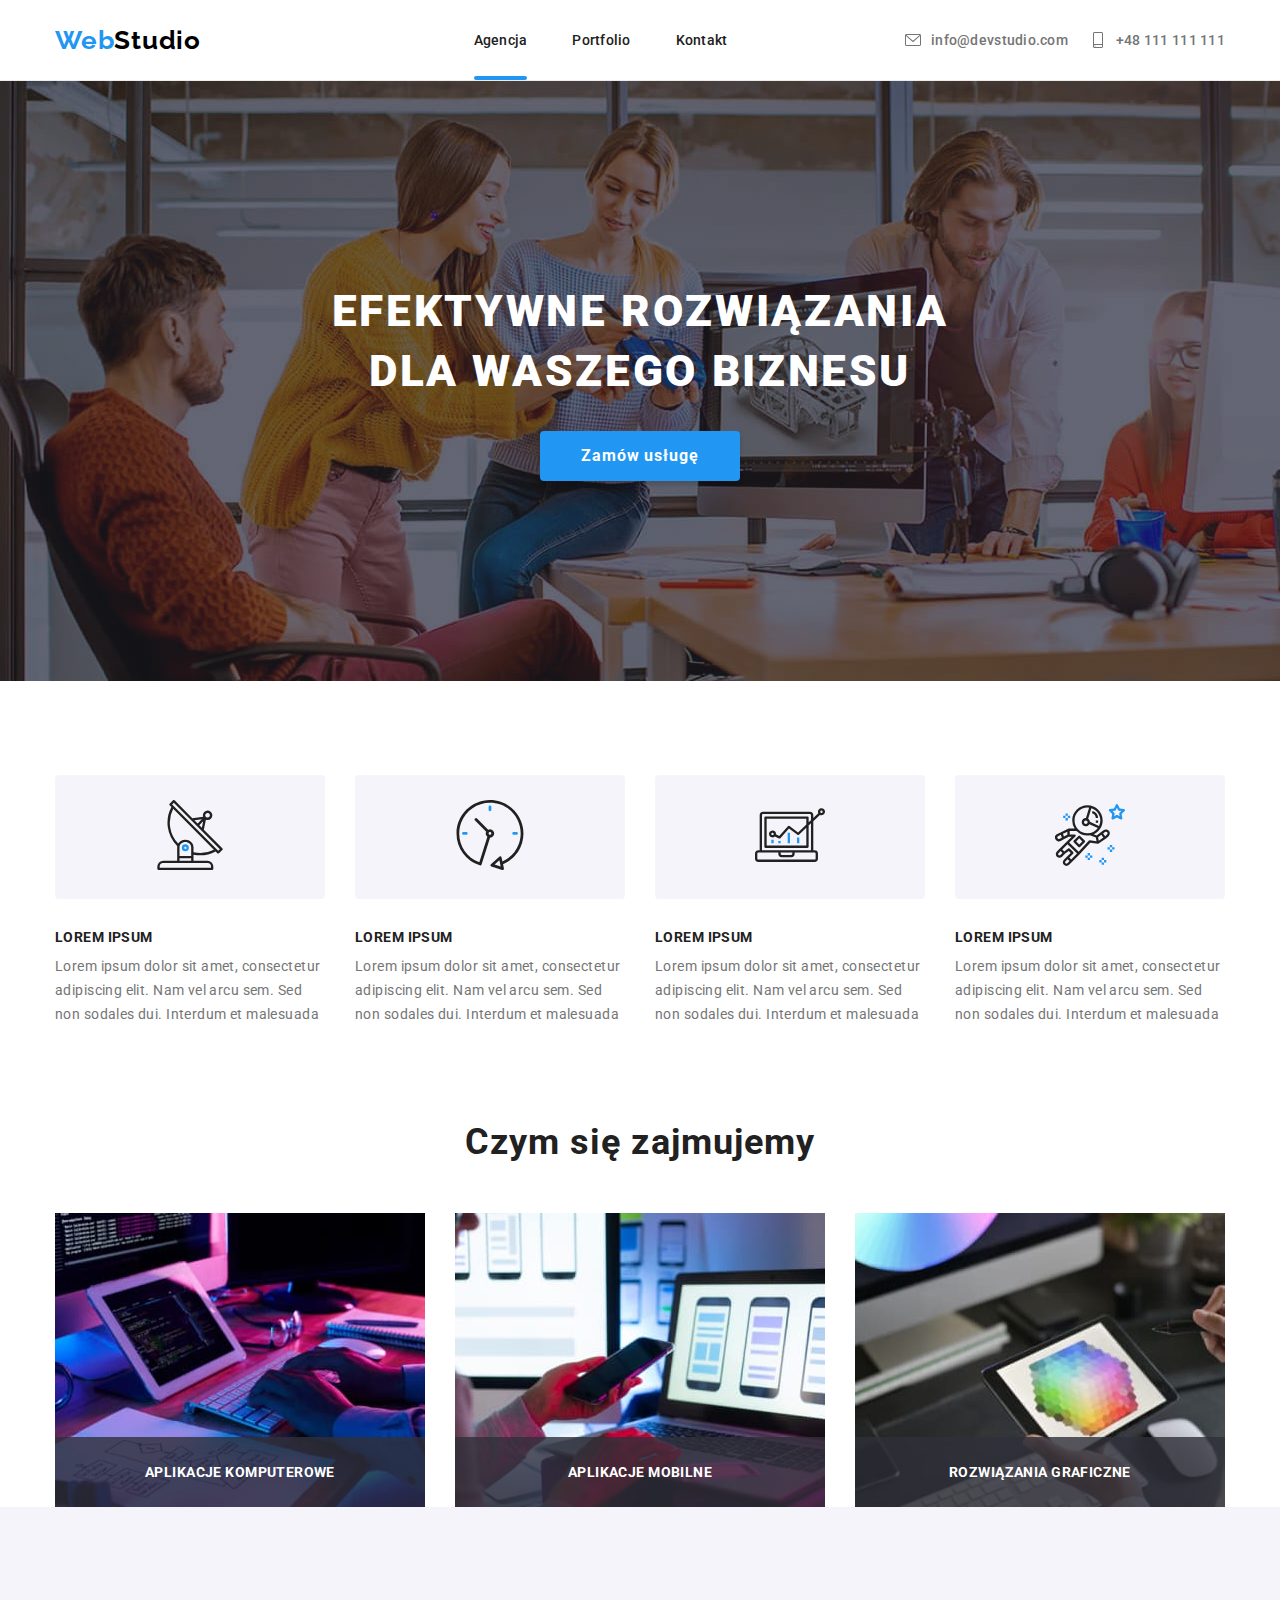
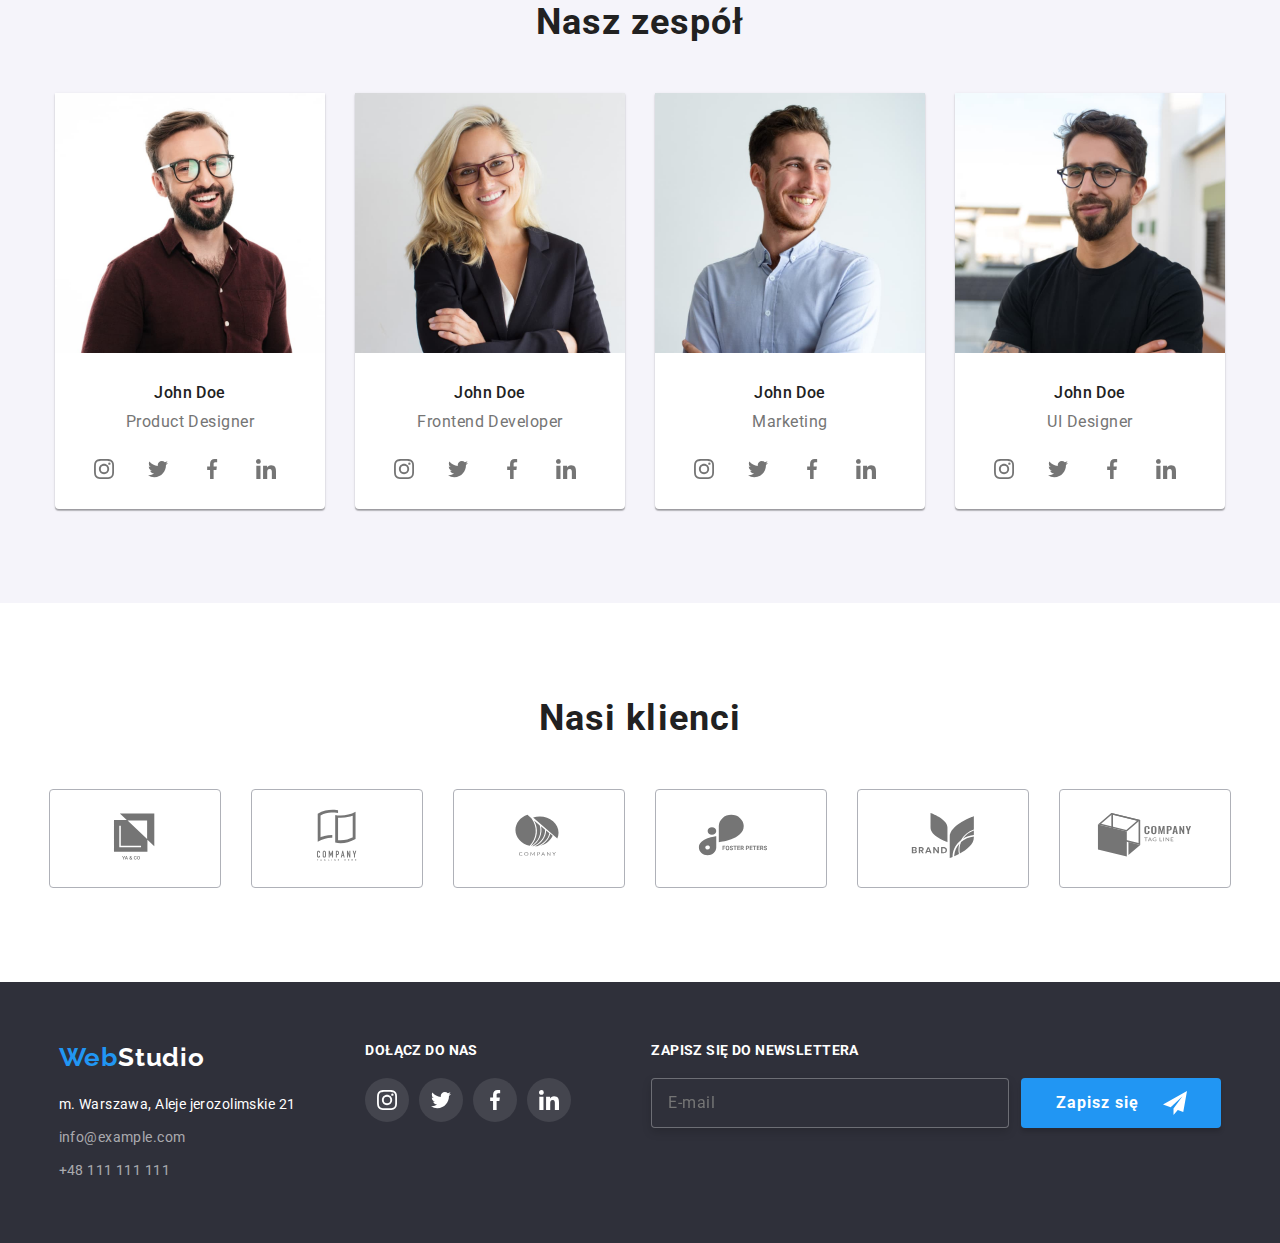
<file: index.html>
<!DOCTYPE html>
<html lang="pl">

<head>
    <meta charset="UTF-8">
    <meta http-equiv="X-UA-Compatible" content="IE=edge">
    <meta name="viewport" content="width=device-width, initial-scale=1.0">
    <link rel="preconnect" href="https://fonts.gstatic.com">
    <link
        href="https://fonts.googleapis.com/css2?family=Raleway:wght@400;700&family=Roboto:wght@400;500;700;900&display=swap"
        rel="stylesheet">
    <title>Zadanie domowe #7 GOIT POLSKA</title>
    <link rel="stylesheet"
        href="https://cdnjs.cloudflare.com/ajax/libs/modern-normalize/1.0.0/modern-normalize.min.css">
    <link rel="stylesheet" href="./css/main.min.css">
</head>

<body>

    <!-- -----HEADER----- -->

    <header class="header">
        <div class="container">
            <a class="logo link" href="./index.html"><span class="logo logo--blue">Web</span>Studio</a>
            <nav class="navigation">
                <ul class="navigation__list">
                    <li class="navigation__item navigation__item--active-page list">
                        <a href="./index.html" class="navigation__link link">Agencja</a>
                    </li>
                    <li class="navigation__item list">
                        <a href="./portfolio.html" class="navigation__link link">Portfolio</a>
                    </li>
                    <li class="navigation__item list">
                        <a href="#" class="navigation__link link">Kontakt</a>
                    </li>
                </ul>
            </nav>
            <ul class="contact__list">
                <li class="contact__item list">
                    <a href="mailto:info@devstudio.com" class="contact__link link">
                        <svg class="contact__icon icon">
                            <use xlink:href="./images/symbol-defs.svg#envelope" />
                        </svg>info@devstudio.com</a>
                </li>
                <li class="contact__item list">
                    <a href="tel:+48111111111" class="contact__link link">
                        <svg class="contact__icon icon">
                            <use xlink:href=" ./images/symbol-defs.svg#smartphone" />
                        </svg>+48 111 111 111</a>
                </li>
            </ul>
        </div>
    </header>

    <main>

        <!-- -----HERO----- -->

        <section class="hero">
            <div class="container">
                <h1 class="hero__tittle">EFEKTYWNE ROZWIĄZANIA<br> DLA WASZEGO BIZNESU</h1>
                <button class="hero__btn btn btn--blue" type="button" data-modal-open>Zamów usługę</button>
            </div>
        </section>

        <!-- -----ADVANTAGE----- -->

        <section class="advantage">
            <div class="container">
                <ul class="advantage__list">
                    <li class="advantage__item list">
                        <div class="advantage__icon-wrapper">
                            <svg class="advantage__icon">
                                <use xlink:href=" ./images/symbol-defs.svg#antenna" />
                            </svg>
                        </div>
                        <h4 class="advantage__header">LOREM IPSUM</h4>
                        <p class="advantage__description">Lorem ipsum dolor sit amet, consectetur adipiscing
                            elit.
                            Nam vel arcu sem. Sed non sodales dui. Interdum et malesuada
                        </p>
                    </li>
                    <li class="advantage__item list">
                        <div class="advantage__icon-wrapper">
                            <svg class="advantage__icon">
                                <use xlink:href=" ./images/symbol-defs.svg#clock" />
                            </svg>
                        </div>
                        <h4 class="advantage__header">LOREM IPSUM</h4>
                        <p class="advantage__description">Lorem ipsum dolor sit amet, consectetur adipiscing
                            elit.
                            Nam vel arcu sem. Sed non sodales dui. Interdum et malesuada
                        </p>
                    </li>
                    <li class="advantage__item list">
                        <div class="advantage__icon-wrapper">
                            <svg class="advantage__icon">
                                <use xlink:href=" ./images/symbol-defs.svg#diagram" />
                            </svg>
                        </div>
                        <h4 class="advantage__header">LOREM IPSUM</h4>
                        <p class="advantage__description">Lorem ipsum dolor sit amet, consectetur adipiscing
                            elit.
                            Nam vel arcu sem. Sed non sodales dui. Interdum et malesuada
                        </p>
                    </li>
                    <li class="advantage__item list">
                        <div class="advantage__icon-wrapper">
                            <svg class="advantage__icon">
                                <use xlink:href=" ./images/symbol-defs.svg#astronaut" />
                            </svg>
                        </div>
                        <h4 class="advantage__header">LOREM IPSUM</h4>
                        <p class="advantage__description">Lorem ipsum dolor sit amet, consectetur adipiscing
                            elit.
                            Nam vel arcu sem. Sed non sodales dui. Interdum et malesuada
                        </p>
                    </li>
                </ul>
            </div>
        </section>

        <!-- -----ABOUT-US----- -->

        <section class="about">
            <div class="container">
                <h2 class="main-header">Czym się zajmujemy</h2>
                <ul class="about__list">
                    <li class="about__item list">
                        <img src="./images//main/box1.jpg" alt="Aplikacje na tablety" width="370" height="294">
                        <p class="about__description">APLIKACJE KOMPUTEROWE</p>
                    </li>
                    <li class="about__item list"><img src="./images//main/box2.jpg" alt="Aplikacje na komputery"
                            width="370" height="294">
                        <p class="about__description">APLIKACJE MOBILNE</p>
                    </li>
                    <li class="about__item list"><img src="./images//main/box3.jpg"
                            alt="Aplikacje na urządzenia mobilne" width="370" height="294">
                        <p class="about__description">ROZWIĄZANIA GRAFICZNE</p>
                    </li>
                </ul>
            </div>

        </section>

        <!-- -----OUR TEAM----- -->

        <section class="team">
            <div class="container">
                <h2 class="main-header">Nasz zespół</h2>
                <ul class="team__list">
                    <li class="team__item list">
                        <img class="team__img" src="./images//main/team1.jpg" alt="Product Designer" width="270"
                            height="260">
                        <h5 class="team__header">John Doe</h5>
                        <p class="team__description">Product Designer</p>
                        <ul class="social-icon__list">
                            <li class="social-icon__item list">
                                <a href="https://www.instagram.com" class="social-icon__link">
                                    <svg class="icon icon-instagram social-icon footer-icon">
                                        <use xlink:href=" ./images/symbol-defs.svg#instagram" />
                                    </svg>
                                </a>
                            </li>
                            <li class="social-icon__item list">
                                <a href="https://www.twitter.com" class="social-icon__link">
                                    <svg class="icon icon-twitter social-icon footer-icon">
                                        <use xlink:href=" ./images/symbol-defs.svg#twitter" />
                                    </svg>
                                </a>
                            </li>
                            <li class="social-icon__item list">
                                <a href="https://www.facebook.com" class="social-icon__link">
                                    <svg class="icon icon-facebook social-icon footer-icon">
                                        <use xlink:href=" ./images/symbol-defs.svg#facebook" />
                                    </svg>
                                </a>
                            </li>
                            <li class="social-icon__item list">
                                <a href="https://www.linkedin.com" class="social-icon__link">
                                    <svg class="icon icon-linkedin social-icon footer-icon">
                                        <use xlink:href=" ./images/symbol-defs.svg#linkedin" />
                                    </svg>
                                </a>
                            </li>
                        </ul>
                    </li>
                    <li class="team__item list">
                        <img class="team__img" src="./images//main/team2.jpg" alt="Frontend Developer" width="270"
                            height="260">
                        <h5 class="team__header">John Doe</h5>
                        <p class="team__description">Frontend Developer</p>
                        <ul class="social-icon__list">
                            <li class="social-icon__item list">
                                <a href="https://www.instagram.com" class="social-icon__link">
                                    <svg class="icon icon-instagram social-icon footer-icon">
                                        <use xlink:href=" ./images/symbol-defs.svg#instagram" />
                                    </svg>
                                </a>
                            </li>
                            <li class="social-icon__item list">
                                <a href="https://www.twitter.com" class="social-icon__link">
                                    <svg class="icon icon-twitter social-icon footer-icon">
                                        <use xlink:href=" ./images/symbol-defs.svg#twitter" />
                                    </svg>
                                </a>
                            </li>
                            <li class="social-icon__item list">
                                <a href="https://www.facebook.com" class="social-icon__link">
                                    <svg class="icon icon-facebook social-icon footer-icon">
                                        <use xlink:href=" ./images/symbol-defs.svg#facebook" />
                                    </svg>
                                </a>
                            </li>
                            <li class="social-icon__item list">
                                <a href="https://www.linkedin.com" class="social-icon__link">
                                    <svg class="icon icon-linkedin social-icon footer-icon">
                                        <use xlink:href=" ./images/symbol-defs.svg#linkedin" />
                                    </svg>
                                </a>
                            </li>
                        </ul>
                    </li>
                    <li class="team__item list">
                        <img class="team__img" src="./images//main/team3.jpg" alt="Marketing" width="270" height="260">
                        <h5 class="team__header">John Doe</h5>
                        <p class="team__description">Marketing</p>
                        <ul class="social-icon__list">
                            <li class="social-icon__item list">
                                <a href="https://www.instagram.com" class="social-icon__link">
                                    <svg class="icon icon-instagram social-icon footer-icon">
                                        <use xlink:href=" ./images/symbol-defs.svg#instagram" />
                                    </svg>
                                </a>
                            </li>
                            <li class="social-icon__item list">
                                <a href="https://www.twitter.com" class="social-icon__link">
                                    <svg class="icon icon-twitter social-icon footer-icon">
                                        <use xlink:href=" ./images/symbol-defs.svg#twitter" />
                                    </svg>
                                </a>
                            </li>
                            <li class="social-icon__item list">
                                <a href="https://www.facebook.com" class="social-icon__link">
                                    <svg class="icon icon-facebook social-icon footer-icon">
                                        <use xlink:href=" ./images/symbol-defs.svg#facebook" />
                                    </svg>
                                </a>
                            </li>
                            <li class="social-icon__item list">
                                <a href="https://www.linkedin.com" class="social-icon__link">
                                    <svg class="icon icon-linkedin social-icon footer-icon">
                                        <use xlink:href=" ./images/symbol-defs.svg#linkedin" />
                                    </svg>
                                </a>
                            </li>
                        </ul>
                    </li>
                    <li class="team__item list">
                        <img class="team__img" src="./images//main/team4.jpg" alt="UI Designer" width="270"
                            height="260">
                        <h5 class="team__header">John Doe</h5>
                        <p class="team__description">UI Designer</p>
                        <ul class="social-icon__list">
                            <li class="social-icon__item list">
                                <a href="https://www.instagram.com" class="social-icon__link">
                                    <svg class="icon icon-instagram social-icon footer-icon">
                                        <use xlink:href="./images/symbol-defs.svg#instagram" />
                                    </svg>
                                </a>
                            </li>
                            <li class="social-icon__item list">
                                <a href="https://www.twitter.com" class="social-icon__link">
                                    <svg class="icon icon-twitter social-icon footer-icon">
                                        <use xlink:href="./images/symbol-defs.svg#twitter" />
                                    </svg>
                                </a>
                            </li>
                            <li class="social-icon__item list">
                                <a href="https://www.facebook.com" class="social-icon__link">
                                    <svg class="icon icon-facebook social-icon footer-icon">
                                        <use xlink:href="./images/symbol-defs.svg#facebook" />
                                    </svg>
                                </a>
                            </li>
                            <li class="social-icon__item list">
                                <a href="https://www.linkedin.com" class="social-icon__link">
                                    <svg class="icon icon-linkedin social-icon footer-icon">
                                        <use xlink:href="./images/symbol-defs.svg#linkedin" />
                                    </svg>
                                </a>
                            </li>
                        </ul>
                    </li>
                </ul>
            </div>
        </section>


        <!-- -----CLIENTS----- -->

        <section class="clients">
            <div class="container">
                <h2 class="main-header">Nasi klienci</h2>
                <ul class="clients__list">
                    <li class="clients__item list">
                        <svg class="icon clients__icon">
                            <use xlink:href="./images/symbol-defs.svg#yaco" />
                        </svg>
                    </li>
                    <li class="clients__item list">
                        <svg class="icon clients__icon">
                            <use xlink:href="./images/symbol-defs.svg#tagline" />
                        </svg>
                    </li>
                    <li class="clients__item list">
                        <svg class="icon clients__icon">
                            <use xlink:href="./images/symbol-defs.svg#company" />
                        </svg>
                    </li>
                    <li class="clients__item list">
                        <svg class="icon clients__icon">
                            <use xlink:href="./images/symbol-defs.svg#foster" />
                        </svg>
                    </li>
                    <li class="clients__item list">
                        <svg class="icon clients__icon">
                            <use xlink:href="./images/symbol-defs.svg#brand" />
                        </svg>
                    </li>
                    <li class="clients__item list">
                        <svg class="icon clients__icon">
                            <use xlink:href="./images/symbol-defs.svg#companytagline" />
                        </svg>
                    </li>
                </ul>
            </div>
        </section>
    </main>

    <!-- -----FOOTER----- -->

    <footer class="footer">
        <div class="container">
            <div class="footer__wrapper">
                <a class="footer__logo footer__logo--white logo link" href="./index.html"><span
                        class="logo--blue">Web</span>Studio</a>
                <address class="address">
                    <ul class="address__list">
                        <li class="address__item list">m. Warszawa, Aleje jerozolimskie 21</li>
                        <li class="address__item list">
                            <a href="mailto:info@example.com" class="address__contact link">info@example.com</a></li>
                        <li class="address__item list">
                            <a href="tel:+48111111111" class="address__contact link">+48 111 111 111</a>
                        </li>
                    </ul>
                </address>
            </div>

            <div class="footer-social">
                <p class="footer__header">DOŁĄCZ DO NAS</p>
                <ul class="footer-social__list">
                    <li class="footer-social__item list">
                        <a href="https://www.instagram.com">
                            <svg class="footer-social__icon icon social-icon">
                                <use xlink:href="./images/symbol-defs.svg#instagram" />
                            </svg>
                        </a>
                    </li>
                    <li class="footer-social__item list">
                        <a href="https://www.twitter.com">
                            <svg class="footer-social__icon icon social-icon">
                                <use xlink:href="./images/symbol-defs.svg#twitter" />
                            </svg>
                        </a>
                    </li>
                    <li class="footer-social__item list">
                        <a href="https://www.facebook.com">
                            <svg class="footer-social__icon icon social-icon">
                                <use xlink:href="./images/symbol-defs.svg#facebook" />
                            </svg>
                        </a>
                    </li>
                    <li class="footer-social__item list">
                        <a href="https://www.linkedin.com">
                            <svg class="footer-social__icon icon social-icon">
                                <use xlink:href="./images/symbol-defs.svg#linkedin" />
                            </svg>
                        </a>
                    </li>
                </ul>
            </div>

            <div class="newsletter">
                <form class="newsletter__form">
                    <p class="footer__header">ZAPISZ SIĘ DO NEWSLETTERA</p>
                    <div class="newsletter__wrapper">
                        <input type="email" name="email-newsletter" class="newsletter__input" placeholder="E-mail">
                        <button type="submit" class="newsletter__btn btn--blue">
                            Zapisz się
                            <svg class="newsletter__icon">
                                <use xlink:href="./images/symbol-defs.svg#icon-send" />
                            </svg>
                        </button>
                    </div>
                </form>
            </div>
        </div>
    </footer>

    <!-- -----OKNO MODALNE----- -->

    <div class="backdrop is-hidden" data-modal>

        <div class="modal">
            <div class="modal__btn">
                <button type="button" class="btn__close" data-modal-close>x</button>
            </div>

            <div class="form__container">
                <form class="form__wrapper">
                    <h3 class="form__header">Zostaw swoje dane w formularzu poniżej</h3>
                    <label for="user-name" class="form__label">Imię</label>
                    <div class="form__input">
                        <svg class="form__icon">
                            <use xlink:href="./images/symbol-defs.svg#person-black" />
                        </svg>
                        <input type="text" name="username" class="form__text" id="user-name" required>
                    </div>

                    <label for="phone" class="form__label">Telefon</label>
                    <div class="form__input">
                        <svg class="form__icon">
                            <use xlink:href="./images/symbol-defs.svg#phone-black" />
                        </svg>
                        <input type="tel" name="phone" class="form__text" id="phone" required>
                    </div>

                    <label for="email" class="form__label">Email</label>
                    <div class="form__input">
                        <svg class="form__icon">
                            <use xlink:href="./images/symbol-defs.svg#email-black" />
                        </svg>
                        <input type="email" name="email" class="form__text" id="email" required>
                    </div>

                    <label for="comment" class="form__label">Komentarz</label>
                    <textarea name="comment" class="form__textarea" id="comment"
                        placeholder="Wprowadź tekst"></textarea>


                    <label class="policy__input">
                        <input type="checkbox" name="accept" class="policy__checkbox" required>
                        <span class="policy__text">Oświadczam, iż akceptuję <a href="#"
                                class="policy__link">Regulamin</a>
                            i <a href="#" class="policy__link">Politykę Prywatności.</a> </span>
                    </label>

                    <button class="modal__btn-submit btn--blue" type="submit">Wyślij</button>


                </form>
            </div>
        </div>

    </div>

    <script src="./js/modal.js"></script>
</body>

</html>
</file>
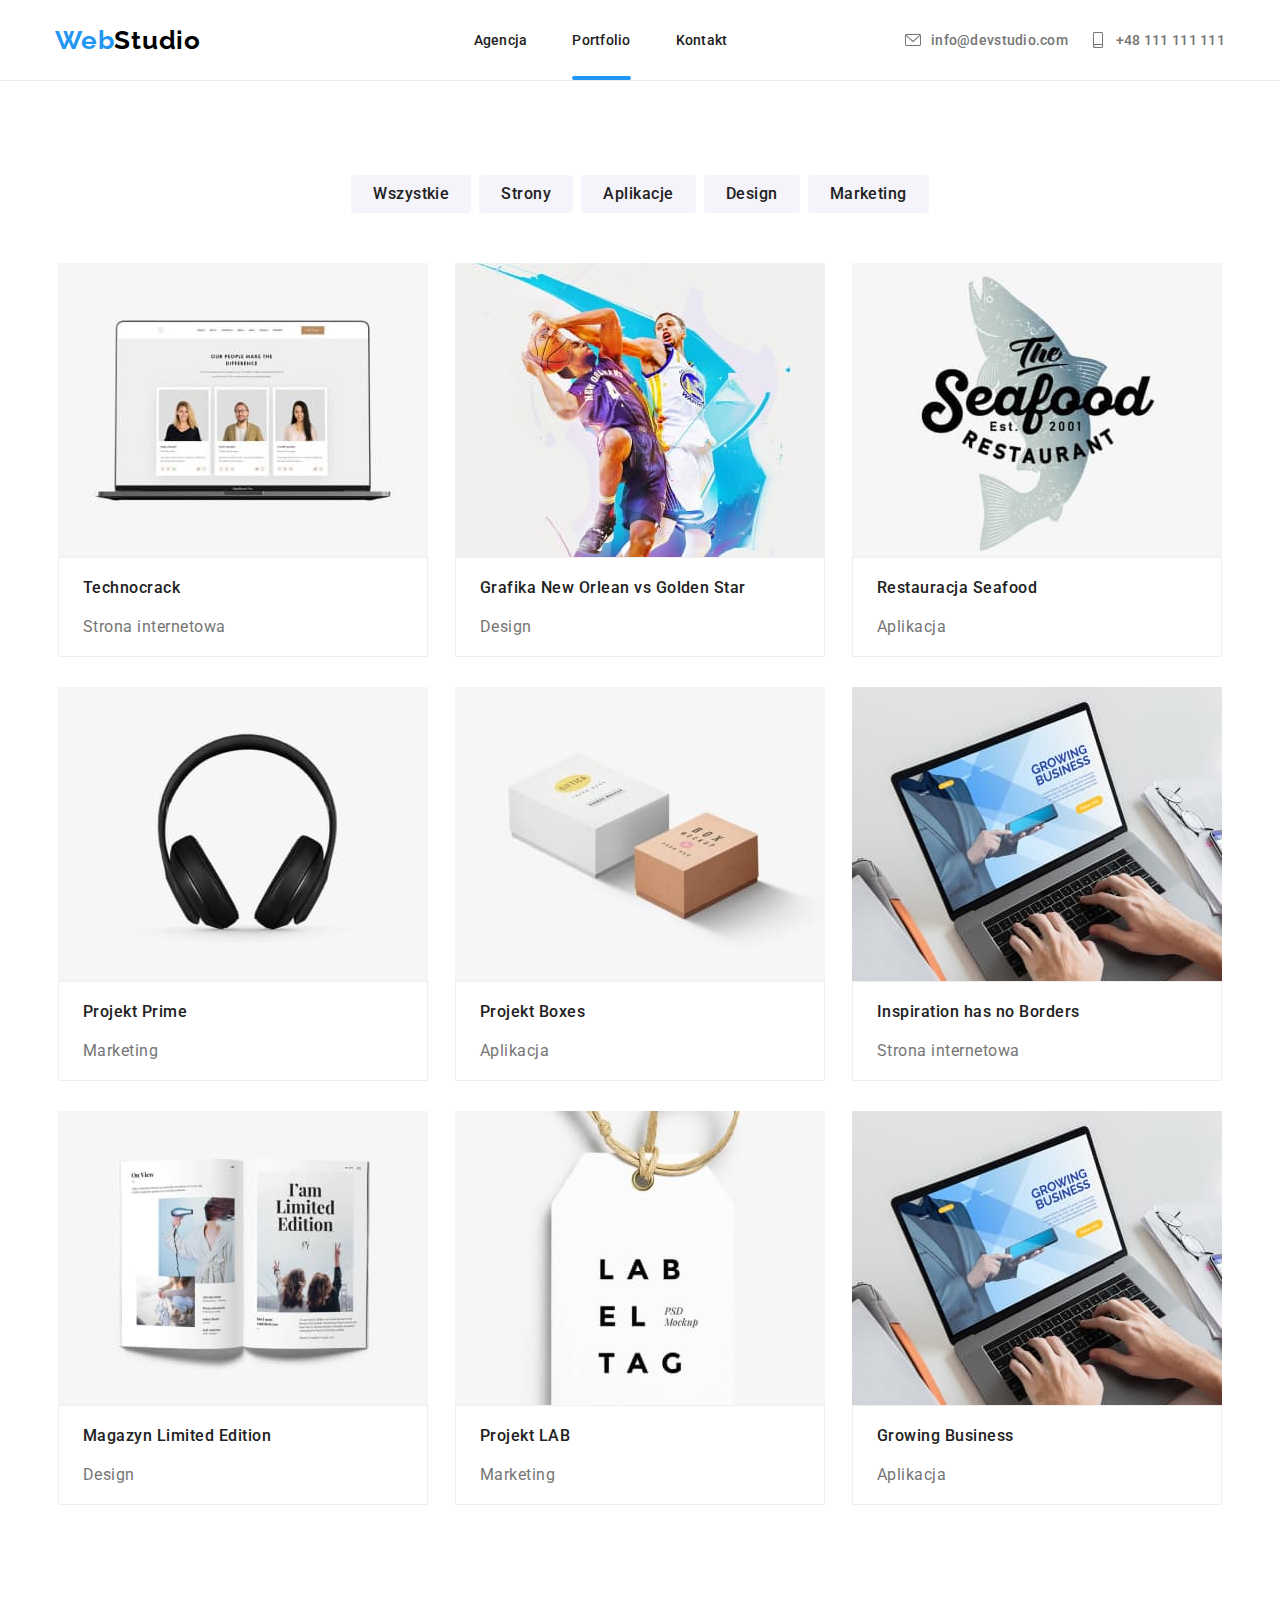
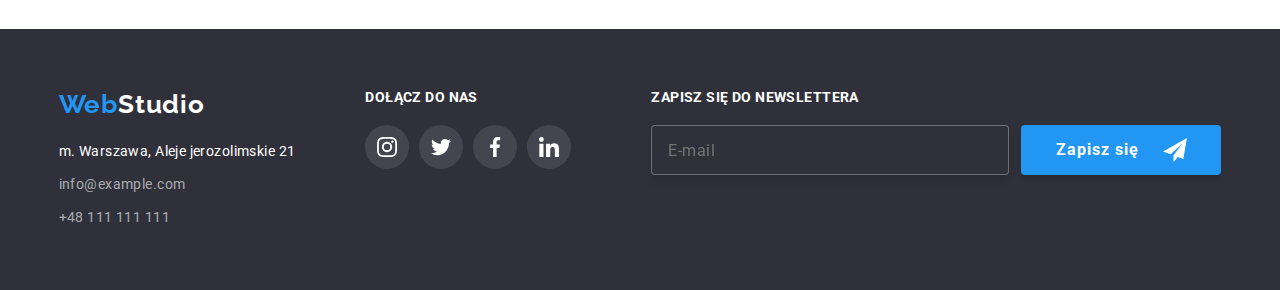
<file: portfolio.html>
<!DOCTYPE html>
<html lang="en">

<head>
    <meta charset="UTF-8">
    <meta http-equiv="X-UA-Compatible" content="IE=edge">
    <meta name="viewport" content="width=device-width, initial-scale=1.0">
    <link rel="preconnect" href="https://fonts.gstatic.com">
    <link
        href="https://fonts.googleapis.com/css2?family=Raleway:wght@400;700&family=Roboto:wght@400;500;700;900&display=swap"
        rel="stylesheet">
    <title>Zadanie domowe #7 - portfolio GOIT POLSKA</title>
    <link rel="stylesheet"
        href="https://cdnjs.cloudflare.com/ajax/libs/modern-normalize/1.0.0/modern-normalize.min.css">
    <link rel="stylesheet" href="./css/main.min.css">
</head>

<body>

    <!-- -----HEADER----- -->

    <header class="header">
        <div class="container">
            <a class="logo link" href="./index.html"><span class="logo logo--blue">Web</span>Studio</a>
            <nav class="navigation">
                <ul class="navigation__list">
                    <li class="navigation__item list">
                        <a href="./index.html" class="navigation__link link">Agencja</a>
                    </li>
                    <li class="navigation__item list navigation__item--active-page">
                        <a href="./portfolio.html" class="navigation__link link">Portfolio</a>
                    </li>
                    <li class="navigation__item list">
                        <a href="#" class="navigation__link link">Kontakt</a>
                    </li>
                </ul>
            </nav>
            <ul class="contact__list">
                <li class="contact__item list">
                    <a href="mailto:info@devstudio.com" class="contact__link link">
                        <svg class="contact__icon icon">
                            <use xlink:href="./images/symbol-defs.svg#envelope" />
                        </svg>info@devstudio.com</a>
                </li>
                <li class="contact__item list">
                    <a href="tel:+48111111111" class="contact__link link">
                        <svg class="contact__icon icon">
                            <use xlink:href=" ./images/symbol-defs.svg#smartphone" />
                        </svg>+48 111 111 111</a>
                </li>
            </ul>
        </div>
    </header>


    <main>

        <!-- -----MAIN SECTION----- -->

        <section class="nav">
            <div class="container">
                <ul class="nav__list">
                    <li class="nav__item list">
                        <button class="nav__btn">Wszystkie</button>
                    </li>
                    <li class="nav__item list">
                        <button class="nav__btn">Strony</button>
                    </li>
                    <li class="nav__item list">
                        <button class="nav__btn">Aplikacje</button>
                    </li>
                    <li class="nav__item list">
                        <button class="nav__btn">Design</button>
                    </li>
                    <li class="nav__item list">
                        <button class="nav__btn">Marketing</button>
                    </li>
                </ul>

                <ul class="cards">
                    <li class="cards__item list">
                        <div class="cards__wrapper">
                            <div class="description">
                                <p class="description__text">Technocrack jest popularną platformą wykorzystywaną do
                                    rozpowszechniania
                                    koronawirusa. Firmy wykorzystują tę platformę do celów szpiegowskich i ataków na
                                    niezabezpieczone serwery konkurencji</p>
                            </div>
                            <img class="cards__img" src="./images/portfolio/technocrack.jpg"
                                alt="Strona internetowa Technocrack" width="370" height="294">
                        </div>

                        <div class="cards__bottom">
                            <h5 class="cards__header">Technocrack</h5>
                            <p class="cards__description">Strona internetowa</p>
                        </div>
                    </li>
                    <li class="cards__item list">
                        <div class="cards__wrapper">
                            <div class="description">
                                <p class="description__text">Technocrack jest popularną platformą wykorzystywaną do
                                    rozpowszechniania
                                    koronawirusa. Firmy wykorzystują tę platformę do celów szpiegowskich i ataków na
                                    niezabezpieczone serwery konkurencji</p>
                            </div>
                            <img class="cards__img" src="./images/portfolio/new_orlean.jpg"
                                alt="Mecz Nowy Orlean vs Golden Star" width="370" height="294">
                        </div>
                        <div class="cards__bottom">
                            <h5 class="cards__header">Grafika New Orlean vs Golden Star</h5>
                            <p class="cards__description">Design</p>
                        </div>
                    </li>
                    <li class="cards__item list">
                        <div class="cards__wrapper">
                            <div class="description">
                                <p class="description__text">Technocrack jest popularną platformą wykorzystywaną do
                                    rozpowszechniania
                                    koronawirusa. Firmy wykorzystują tę platformę do celów szpiegowskich i ataków na
                                    niezabezpieczone serwery konkurencji</p>
                            </div>
                            <img class="cards__img" src="./images/portfolio//seafood.jpg" alt="Logo restauracji SeaFood"
                                width="370" height="294">
                        </div>
                        <div class="cards__bottom">
                            <h5 class="cards__header">Restauracja Seafood</h5>
                            <p class="cards__description">Aplikacja</p>
                        </div>
                    </li>
                    <li class="cards__item list">
                        <div class="cards__wrapper">
                            <div class="description">
                                <p class="description__text">Technocrack jest popularną platformą wykorzystywaną do
                                    rozpowszechniania
                                    koronawirusa. Firmy wykorzystują tę platformę do celów szpiegowskich i ataków na
                                    niezabezpieczone serwery konkurencji</p>
                            </div>
                            <img class="cards__img" src="./images/portfolio/prime.jpg" alt=" Projekt Prime" width="370"
                                height="294">
                        </div>
                        <div class="cards__bottom">
                            <h5 class="cards__header">Projekt Prime</h5>
                            <p class="cards__description">Marketing</p>
                        </div>
                    </li>
                    <li class="cards__item list">
                        <div class="cards__wrapper">
                            <div class="description">
                                <p class="description__text">Technocrack jest popularną platformą wykorzystywaną do
                                    rozpowszechniania
                                    koronawirusa. Firmy wykorzystują tę platformę do celów szpiegowskich i ataków na
                                    niezabezpieczone serwery konkurencji</p>
                            </div>
                            <img class="cards__img" src="./images/portfolio/boxes.jpg" alt="Projekt Boxes" width="370"
                                height="294">
                        </div>
                        <div class="cards__bottom">
                            <h5 class="cards__header">Projekt Boxes</h5>
                            <p class="cards__description">Aplikacja</p>
                        </div>
                    </li>
                    <li class="cards__item list">
                        <div class="cards__wrapper">
                            <div class="description">
                                <p class="description__text">Technocrack jest popularną platformą wykorzystywaną do
                                    rozpowszechniania
                                    koronawirusa. Firmy wykorzystują tę platformę do celów szpiegowskich i ataków na
                                    niezabezpieczone serwery konkurencji</p>
                            </div>
                            <img class="cards__img" src="./images/portfolio/laptop.jpg" alt="Monitor" width="370"
                                height="294">
                        </div>
                        <div class="cards__bottom">
                            <h5 class="cards__header">Inspiration has no Borders</h5>
                            <p class="cards__description">Strona internetowa</p>
                        </div>
                    </li>
                    <li class="cards__item list">
                        <div class="cards__wrapper">
                            <div class="description">
                                <p class="description__text">Technocrack jest popularną platformą wykorzystywaną do
                                    rozpowszechniania
                                    koronawirusa. Firmy wykorzystują tę platformę do celów szpiegowskich i ataków na
                                    niezabezpieczone serwery konkurencji</p>
                            </div>
                            <img class="cards__img" src="./images/portfolio/book.jpg" alt="Kolorowy magazyn" width="370"
                                height="294">
                        </div>
                        <div class="cards__bottom">
                            <h5 class="cards__header">Magazyn Limited Edition</h5>
                            <p class="cards__description">Design</p>
                        </div>
                    </li>
                    <li class="cards__item list">
                        <div class="cards__wrapper">
                            <div class="description">
                                <p class="description__text">Technocrack jest popularną platformą wykorzystywaną do
                                    rozpowszechniania
                                    koronawirusa. Firmy wykorzystują tę platformę do celów szpiegowskich i ataków na
                                    niezabezpieczone serwery konkurencji</p>
                            </div>
                            <img class="cards__img" src="./images/portfolio/lab.jpg" alt="Zawieszka laboratoryjna"
                                width="370" height="294">
                        </div>
                        <div class="cards__bottom">
                            <h5 class="cards__header">Projekt LAB</h5>
                            <p class="cards__description">Marketing</p>
                        </div>
                    </li>
                    <li class="cards__item list">
                        <div class="cards__wrapper">
                            <div class="description">
                                <p class="description__text">Technocrack jest popularną platformą wykorzystywaną do
                                    rozpowszechniania
                                    koronawirusa. Firmy wykorzystują tę platformę do celów szpiegowskich i ataków na
                                    niezabezpieczone serwery konkurencji</p>
                            </div>
                            <img class="cards__img" src="./images/portfolio/laptop.jpg" alt="Laptop" width="370"
                                height="294">
                        </div>
                        <div class="cards__bottom">
                            <h5 class="cards__header">Growing Business</h5>
                            <p class="cards__description">Aplikacja</p>
                        </div>
                    </li>
                </ul>

            </div>
        </section>
    </main>

    <!-- -----FOOTER----- -->

    <footer class="footer">
        <div class="container">
            <div class="footer__wrapper">
                <a class="footer__logo footer__logo--white logo link" href="./index.html"><span
                        class="logo--blue">Web</span>Studio</a>
                <address class="address">
                    <ul class="address__list">
                        <li class="address__item list">m. Warszawa, Aleje jerozolimskie 21</li>
                        <li class="address__item list">
                            <a href="mailto:info@example.com" class="address__contact link">info@example.com</a></li>
                        <li class="address__item list">
                            <a href="tel:+48111111111" class="address__contact link">+48 111 111 111</a>
                        </li>
                    </ul>
                </address>
            </div>

            <div class="footer-social">
                <p class="footer__header">DOŁĄCZ DO NAS</p>
                <ul class="footer-social__list">
                    <li class="footer-social__item list">
                        <a href="https://www.instagram.com">
                            <svg class="footer-social__icon icon social-icon">
                                <use xlink:href="./images/symbol-defs.svg#instagram" />
                            </svg>
                        </a>
                    </li>
                    <li class="footer-social__item list">
                        <a href="https://www.twitter.com">
                            <svg class="footer-social__icon icon social-icon">
                                <use xlink:href="./images/symbol-defs.svg#twitter" />
                            </svg>
                        </a>
                    </li>
                    <li class="footer-social__item list">
                        <a href="https://www.facebook.com">
                            <svg class="footer-social__icon icon social-icon">
                                <use xlink:href="./images/symbol-defs.svg#facebook" />
                            </svg>
                        </a>
                    </li>
                    <li class="footer-social__item list">
                        <a href="https://www.linkedin.com">
                            <svg class="footer-social__icon icon social-icon">
                                <use xlink:href="./images/symbol-defs.svg#linkedin" />
                            </svg>
                        </a>
                    </li>
                </ul>
            </div>

            <div class="newsletter">
                <form class="newsletter__form">
                    <p class="footer__header">ZAPISZ SIĘ DO NEWSLETTERA</p>
                    <div class="newsletter__wrapper">
                        <input type="email" name="email-newsletter" class="newsletter__input" placeholder="E-mail">
                        <button type="submit" class="newsletter__btn btn--blue">
                            Zapisz się
                            <svg class="newsletter__icon">
                                <use xlink:href="./images/symbol-defs.svg#icon-send" />
                            </svg>
                        </button>
                    </div>
                </form>
            </div>
        </div>
    </footer>


    <script src="./js/modal.js"></script>
</body>

</html>
</file>
<file: css/main.min.css>
body{font-family:"Roboto",sans-serif}h1,h2,h3,h4,h5,h6{margin:0}ul,ol{margin:0;padding:0}p{margin:0;padding:0}.list{list-style:none}.link{text-decoration:none}img{display:block}.container{-webkit-box-align:center;-ms-flex-align:center;align-items:center;width:1200px;margin:0 auto;padding-left:15px;padding-right:15px}.header .container{display:-webkit-box;display:-ms-flexbox;display:flex;-webkit-box-pack:justify;-ms-flex-pack:justify;justify-content:space-between;height:80px}.hero .container{display:-webkit-box;display:-ms-flexbox;display:flex;-webkit-box-pack:justify;-ms-flex-pack:justify;justify-content:space-between;-webkit-box-orient:vertical;-webkit-box-direction:normal;-ms-flex-direction:column;flex-direction:column}.advantage .container{padding-top:94px;padding-bottom:94px}.team .container{padding-top:94px;padding-bottom:94px;text-align:center}.clients .container{padding-top:94px;padding-bottom:94px;text-align:center}.footer .container{display:-webkit-box;display:-ms-flexbox;display:flex;padding:60px 15px;-webkit-box-pack:center;-ms-flex-pack:center;justify-content:center;-webkit-box-align:start;-ms-flex-align:start;align-items:flex-start}.nav .container{width:1200px;margin:0 auto;padding-top:94px;padding-bottom:94px}.main-header{font-weight:700;font-size:36px;line-height:1.167;text-align:center;letter-spacing:0.03em;color:#212121}.icon{display:inline-block;margin-right:10px;fill:currentColor}.contact__icon{width:16px;height:16px;color:currentColor}.advantage__icon{height:70px;width:70px;margin:25px 100px}.social-icon{display:-webkit-box;display:-ms-flexbox;display:flex;width:20px;height:20px;margin:12px;fill:currentColor}.clients__icon{width:106px;height:60px;fill:currentColor;margin:16px 32px}.footer-social__icon{fill:#FFF}.newsletter__icon{width:24px;height:24px;margin-left:24px}.form__icon{height:18px;width:18px;margin-left:12px;margin-right:12px;fill:currentColor;-webkit-transition:border-color 250ms cubic-bezier(0.4, 0, 0.2, 1);transition:border-color 250ms cubic-bezier(0.4, 0, 0.2, 1)}.btn--blue{font-weight:700;font-size:16px;line-height:1.875;letter-spacing:0.06em;color:#FFFFFF;background-color:#2196F3;-webkit-box-shadow:0px 4px 4px rgba(0,0,0,0.15);box-shadow:0px 4px 4px rgba(0,0,0,0.15);border-radius:4px;cursor:pointer;border:none;width:200px;height:50px}.btn__close{position:absolute;display:-webkit-box;display:-ms-flexbox;display:flex;-webkit-box-pack:center;-ms-flex-pack:center;justify-content:center;-webkit-box-align:center;-ms-flex-align:center;align-items:center;top:8px;right:8px;height:30px;width:30px;border-radius:50%;background:#FFFFFF;color:black;border:1px solid rgba(0,0,0,0.1);cursor:pointer}.logo{font-family:"Raleway",sans-serif;font-weight:700;font-size:26px;line-height:1.192;letter-spacing:0.03em;color:#000000}.logo--blue{color:#2196F3}.social-icon-list-item{display:-webkit-box;display:-ms-flexbox;display:flex;margin-right:10px;background:rgba(255,255,255,0.1);border-radius:50%;cursor:pointer;-webkit-transition:background-color 250ms cubic-bezier(0.4, 0, 0.2, 1);transition:background-color 250ms cubic-bezier(0.4, 0, 0.2, 1)}.backdrop{position:fixed;top:0;left:0;width:100%;height:100%;background:rgba(0,0,0,0.2);z-index:999;-webkit-transition:cubic-bezier(0.05, 0.79, 0.83, 0.67) 500ms;transition:cubic-bezier(0.05, 0.79, 0.83, 0.67) 500ms}.is-hidden{visibility:hidden;opacity:0;pointer-events:none}.header{border-bottom:1px solid #ECECEC}.navigation{display:-webkit-box;display:-ms-flexbox;display:flex;-webkit-box-align:center;-ms-flex-align:center;align-items:center;-webkit-box-pack:center;-ms-flex-pack:center;justify-content:center}.navigation__list{display:-webkit-box;display:-ms-flexbox;display:flex;-webkit-box-pack:justify;-ms-flex-pack:justify;justify-content:space-between;margin-left:95px;width:254px}.navigation__item{position:relative}.navigation__item--active-page::after{display:-webkit-box;display:-ms-flexbox;display:flex;-webkit-box-align:center;-ms-flex-align:center;align-items:center;position:absolute;content:"";background:#2196F3;height:4px;width:100%;margin-top:28px;border-radius:2px}.navigation__link{display:-webkit-box;display:-ms-flexbox;display:flex;-webkit-box-align:center;-ms-flex-align:center;align-items:center;font-weight:500;font-size:14px;line-height:1.143;letter-spacing:0.02em;color:#212121;text-align:center;-webkit-transition:color 250ms cubic-bezier(0.4, 0, 0.2, 1);transition:color 250ms cubic-bezier(0.4, 0, 0.2, 1)}.navigation__link:hover,.navigation__link:focus{color:#2196F3}.contact__list{display:-webkit-box;display:-ms-flexbox;display:flex;-webkit-box-pack:justify;-ms-flex-pack:justify;justify-content:space-between;width:320px}.contact__link{display:-webkit-box;display:-ms-flexbox;display:flex;-webkit-box-align:center;-ms-flex-align:center;align-items:center;font-weight:500;font-size:14px;line-height:1.143;letter-spacing:0.02em;color:#212121;text-align:center;-webkit-transition:color 250ms cubic-bezier(0.4, 0, 0.2, 1);transition:color 250ms cubic-bezier(0.4, 0, 0.2, 1);color:#757575}.contact__link:hover,.contact__link:focus{color:#2196F3}.hero{margin:0 auto;min-width:1200px;max-width:1600px;background:-webkit-gradient(linear, left top, left bottom, from(rgba(47,48,58,0.4)), to(rgba(47,48,58,0.4))),url(../images/main/hero.jpg);background:linear-gradient(rgba(47,48,58,0.4), rgba(47,48,58,0.4)),url(../images/main/hero.jpg);background-size:cover}.hero__tittle{font-weight:900;font-size:44px;line-height:1.364;text-align:center;letter-spacing:0.06em;text-transform:uppercase;color:#FFFFFF;padding-top:200px}.hero__btn{margin-top:30px;margin-bottom:200px}.modal{position:absolute;top:50%;left:50%;min-height:528px;width:581px;-webkit-transform:translate(-50%, -50%);transform:translate(-50%, -50%);background:#FFFFFF;-webkit-box-shadow:0px 1px 3px rgba(0,0,0,0.12),0px 1px 1px rgba(0,0,0,0.14),0px 2px 1px rgba(0,0,0,0.2);box-shadow:0px 1px 3px rgba(0,0,0,0.12),0px 1px 1px rgba(0,0,0,0.14),0px 2px 1px rgba(0,0,0,0.2);border-radius:4px;color:#000}.modal__btn{position:relative}.form__container{display:-webkit-box;display:-ms-flexbox;display:flex;-webkit-box-orient:vertical;-webkit-box-direction:normal;-ms-flex-direction:column;flex-direction:column;-webkit-box-pack:center;-ms-flex-pack:center;justify-content:center;text-align:center;margin:0 auto}.form__wrapper{padding:40px}.form__header{font-weight:700;font-size:20px;line-height:23px;letter-spacing:0.03em;color:#212121;padding-bottom:12px}.form__label{display:block;text-align:left;font-weight:400;font-size:12px;line-height:1.167;letter-spacing:0.01em;margin-bottom:4px;color:#757575}.form__input{display:-webkit-box;display:-ms-flexbox;display:flex;-webkit-box-align:center;-ms-flex-align:center;align-items:center;height:40px;margin-bottom:10px;border:1px solid rgba(33,33,33,0.2);-webkit-box-sizing:border-box;box-sizing:border-box;border-radius:4px;-webkit-transition:border-color 250ms cubic-bezier(0.4, 0, 0.2, 1);transition:border-color 250ms cubic-bezier(0.4, 0, 0.2, 1)}.form__input:focus-within,.form__input:hover{border-color:#2196F3;color:#2196F3}.form__text{border:none;outline:none;width:100%;font-weight:400;font-size:12px;line-height:1.167;letter-spacing:0.01em}.form__textarea{border:1px solid rgba(33,33,33,0.2);-webkit-box-sizing:border-box;box-sizing:border-box;border-radius:4px;outline:none;min-height:120px;min-width:100%;max-width:100%;padding:12px 16px;font-weight:400;font-size:12px;line-height:1.167;letter-spacing:0.01em;-webkit-transition:border-color 250ms cubic-bezier(0.4, 0, 0.2, 1);transition:border-color 250ms cubic-bezier(0.4, 0, 0.2, 1)}.form__textarea:focus-within,.form__textarea:hover{border-color:#2196F3}.policy__input{display:-webkit-box;display:-ms-flexbox;display:flex;-webkit-box-pack:center;-ms-flex-pack:center;justify-content:center;-webkit-box-align:center;-ms-flex-align:center;align-items:center;padding-top:20px}.policy__checkbox{width:1em;height:1em;background-repeat:no-repeat;background-position:center;background-size:contain;border:1px solid rgba(0,0,0,0.25);border-radius:2px;-webkit-appearance:none;-moz-appearance:none;appearance:none;cursor:pointer}.policy__checkbox:checked{background-image:url(../images/icon-check1.svg);background-color:#2196F3;border-color:#2196F3}.policy__text{margin-left:8px;font-weight:400;font-size:14px;line-height:1.714;letter-spacing:0.03em;color:#757575}.policy__link{color:#2196F3}.modal__btn-submit{margin-top:30px;text-align:center}.advantage__list{display:-webkit-box;display:-ms-flexbox;display:flex;text-align:left}.advantage__item:not(:last-child){margin-right:30px}.advantage__icon-wrapper{text-align:center;background:#F5F4FA;border-radius:4px}.advantage__header{font-weight:700;font-size:14px;line-height:1.143;letter-spacing:0.03em;text-transform:uppercase;color:#212121;margin-top:30px}.advantage__description{font-size:14px;line-height:1.714;letter-spacing:0.03em;color:#757575;padding-top:10px}.about .container{width:1200px;margin:0 auto;padding-left:15px;padding-right:15px;text-align:center}.about__list{display:-webkit-box;display:-ms-flexbox;display:flex;padding-top:50px}.about__item{position:relative}.about__item:not(:last-child){margin-right:30px}.about__description{position:absolute;display:-webkit-box;display:-ms-flexbox;display:flex;-webkit-box-pack:center;-ms-flex-pack:center;justify-content:center;-webkit-box-align:center;-ms-flex-align:center;align-items:center;width:100%;height:70px;bottom:0;background:rgba(47,48,58,0.8);font-style:400;font-weight:700;font-size:14px;line-height:1.143;letter-spacing:0.03em;text-transform:uppercase;color:#FFFFFF;z-index:1}.team{background-color:#F5F4FA}.team__list{display:-webkit-box;display:-ms-flexbox;display:flex;-webkit-box-pack:center;-ms-flex-pack:center;justify-content:center;-webkit-box-align:center;-ms-flex-align:center;align-items:center;margin-top:50px}.team__item{display:-webkit-box;display:-ms-flexbox;display:flex;-webkit-box-orient:vertical;-webkit-box-direction:normal;-ms-flex-direction:column;flex-direction:column;-webkit-box-align:center;-ms-flex-align:center;align-items:center;background:#FFFFFF;-webkit-box-shadow:0px 1px 3px rgba(0,0,0,0.12),0px 1px 1px rgba(0,0,0,0.14),0px 2px 1px rgba(0,0,0,0.2);box-shadow:0px 1px 3px rgba(0,0,0,0.12),0px 1px 1px rgba(0,0,0,0.14),0px 2px 1px rgba(0,0,0,0.2);border-radius:0px 0px 4px 4px}.team__item:not(:last-child){margin-right:30px}.team__header{margin-top:30px;margin-bottom:10px;font-weight:500;font-size:16px;line-height:1.188;text-align:center;letter-spacing:0.03em;color:#212121}.team__description{font-size:16px;line-height:1.188;text-align:center;letter-spacing:0.03em;color:#757575}.social-icon__list{display:-webkit-box;display:-ms-flexbox;display:flex;text-align:center;margin-top:16px;margin-bottom:18px}.social-icon__item{display:-webkit-box;display:-ms-flexbox;display:flex;margin-right:10px;background:rgba(255,255,255,0.1);border-radius:50%;cursor:pointer;-webkit-transition:background-color 250ms cubic-bezier(0.4, 0, 0.2, 1);transition:background-color 250ms cubic-bezier(0.4, 0, 0.2, 1)}.social-icon__item:hover,.social-icon__item:focus{background:#2196F3}.social-icon__item:hover .social-icon__link,.social-icon__item:focus .social-icon__link{color:#fff}.social-icon__link{color:#757575;-webkit-transition:color 250ms cubic-bezier(0.4, 0, 0.2, 1);transition:color 250ms cubic-bezier(0.4, 0, 0.2, 1)}.clients__list{display:-webkit-box;display:-ms-flexbox;display:flex;-webkit-box-pack:center;-ms-flex-pack:center;justify-content:center;-webkit-box-align:center;-ms-flex-align:center;align-items:center;margin-top:50px}.clients__item{border:1px solid #AFB1B8;border-radius:4px;color:#757575;cursor:pointer;-webkit-transition:color 250ms cubic-bezier(0.4, 0, 0.2, 1),border-color 250ms cubic-bezier(0.4, 0, 0.2, 1);transition:color 250ms cubic-bezier(0.4, 0, 0.2, 1),border-color 250ms cubic-bezier(0.4, 0, 0.2, 1)}.clients__item:not(:last-child){margin-right:30px}.clients__item:hover,.clients__item:focus{color:#2196F3;border-color:#2196F3}.footer{background-color:#2f303a}.footer__logo--white{color:#fff}.address__list{font-style:normal;margin-top:20px}.address__item{font-size:14px;line-height:1.714;letter-spacing:0.03em;color:#FFF}.address__item:not(:first-child){padding-top:9px}.address__contact{font-size:14px;line-height:1.714;letter-spacing:0.03em;color:rgba(255,255,255,0.6);-webkit-transition:color 250ms cubic-bezier(0.4, 0, 0.2, 1);transition:color 250ms cubic-bezier(0.4, 0, 0.2, 1)}.address__contact:hover,.address__contact:focus{color:#2196F3}.footer-social{margin-left:70px}.footer-social__list{display:-webkit-box;display:-ms-flexbox;display:flex}.footer-social__item{display:-webkit-box;display:-ms-flexbox;display:flex;margin-right:10px;background:rgba(255,255,255,0.1);border-radius:50%;cursor:pointer;-webkit-transition:background-color 250ms cubic-bezier(0.4, 0, 0.2, 1);transition:background-color 250ms cubic-bezier(0.4, 0, 0.2, 1)}.footer-social__item:hover,.footer-social__item:focus{background:#2196F3}.footer__header{font-weight:700;font-size:14px;line-height:1.143;letter-spacing:0.03em;text-transform:uppercase;color:#fff;margin-bottom:20px}.newsletter{margin-left:70px}.newsletter__wrapper{display:-webkit-box;display:-ms-flexbox;display:flex;-webkit-box-orient:horizontal;-webkit-box-direction:normal;-ms-flex-direction:row;flex-direction:row;-webkit-box-align:center;-ms-flex-align:center;align-items:center}.newsletter__input{width:358px;height:50px;border:1px solid rgba(255,255,255,0.3);-webkit-box-sizing:border-box;box-sizing:border-box;-webkit-filter:drop-shadow(0px 4px 4px rgba(0,0,0,0.15));filter:drop-shadow(0px 4px 4px rgba(0,0,0,0.15));border-radius:4px;outline:none;padding:15px 16px;margin-right:12px;background-color:#2f303a;letter-spacing:0.03em;color:#fff}.newsletter__btn{display:-webkit-box;display:-ms-flexbox;display:flex;-webkit-box-pack:center;-ms-flex-pack:center;justify-content:center;-webkit-box-align:center;-ms-flex-align:center;align-items:center}.nav__list{display:-webkit-box;display:-ms-flexbox;display:flex;-webkit-box-pack:center;-ms-flex-pack:center;justify-content:center;margin-bottom:50px}.nav__item:not(:last-child){margin-right:8px}.nav__btn{font-weight:500;padding:6px 22px;font-size:16px;line-height:1.625;text-align:center;letter-spacing:0.03em;color:#212121;background:#F5F4FA;border:none;border-radius:4px;cursor:pointer;-webkit-transition:color 250ms cubic-bezier(0.4, 0, 0.2, 1),background-color 250ms cubic-bezier(0.4, 0, 0.2, 1),-webkit-box-shadow 250ms cubic-bezier(0.4, 0, 0.2, 1);transition:color 250ms cubic-bezier(0.4, 0, 0.2, 1),background-color 250ms cubic-bezier(0.4, 0, 0.2, 1),-webkit-box-shadow 250ms cubic-bezier(0.4, 0, 0.2, 1);transition:color 250ms cubic-bezier(0.4, 0, 0.2, 1),background-color 250ms cubic-bezier(0.4, 0, 0.2, 1),box-shadow 250ms cubic-bezier(0.4, 0, 0.2, 1);transition:color 250ms cubic-bezier(0.4, 0, 0.2, 1),background-color 250ms cubic-bezier(0.4, 0, 0.2, 1),box-shadow 250ms cubic-bezier(0.4, 0, 0.2, 1),-webkit-box-shadow 250ms cubic-bezier(0.4, 0, 0.2, 1)}.nav__btn:hover,.nav__btn:active{color:#fff;background-color:#2196F3;-webkit-box-shadow:0px 3px 1px rgba(0,0,0,0.1),0px 1px 2px rgba(0,0,0,0.08),0px 2px 2px rgba(0,0,0,0.12);box-shadow:0px 3px 1px rgba(0,0,0,0.1),0px 1px 2px rgba(0,0,0,0.08),0px 2px 2px rgba(0,0,0,0.12)}.cards{display:-webkit-box;display:-ms-flexbox;display:flex;-webkit-box-pack:center;-ms-flex-pack:center;justify-content:center;-ms-flex-wrap:wrap;flex-wrap:wrap}.cards__item{margin-bottom:30px;-ms-flex-item-align:start;align-self:flex-start;background:#FFFFFF;cursor:pointer}.cards__item:hover,.cards__item:focus{-webkit-box-shadow:0px 1px 1px rgba(0,0,0,0.12),0px 4px 4px rgba(0,0,0,0.06),1px 4px 6px rgba(0,0,0,0.16);box-shadow:0px 1px 1px rgba(0,0,0,0.12),0px 4px 4px rgba(0,0,0,0.06),1px 4px 6px rgba(0,0,0,0.16)}.cards__item:hover .description{-webkit-transform:translateY(0);transform:translateY(0)}.cards__item:not(:nth-child(3n)){margin-right:27px}.cards__wrapper{position:relative;overflow:hidden}.cards__img{-webkit-transition:-webkit-transform 250ms ease-in;transition:-webkit-transform 250ms ease-in;transition:transform 250ms ease-in;transition:transform 250ms ease-in, -webkit-transform 250ms ease-in}.cards__bottom{border:1px solid #eee}.cards__header{padding:20px 24px;text-align:left;font-weight:500;font-size:16px;line-height:1.188;letter-spacing:0.03em;color:#212121}.cards__description{padding:0 24px;padding-bottom:20px;text-align:left;font-size:16px;line-height:1.188;letter-spacing:0.03em;color:#757575}.description{display:-webkit-box;display:-ms-flexbox;display:flex;-webkit-box-pack:center;-ms-flex-pack:center;justify-content:center;-webkit-box-align:center;-ms-flex-align:center;align-items:center;position:absolute;height:100%;background-color:rgba(33,150,243,0.9);color:#fff;font-weight:400;font-size:18px;line-height:1.556;letter-spacing:0.03em;top:0;left:0;-webkit-transform:translateY(102%);transform:translateY(102%);-webkit-transition:-webkit-transform 250ms ease;transition:-webkit-transform 250ms ease;transition:transform 250ms ease;transition:transform 250ms ease, -webkit-transform 250ms ease}.description__text{padding-left:24px;padding-right:45px}
/*# sourceMappingURL=main.min.css.map */
</file>
